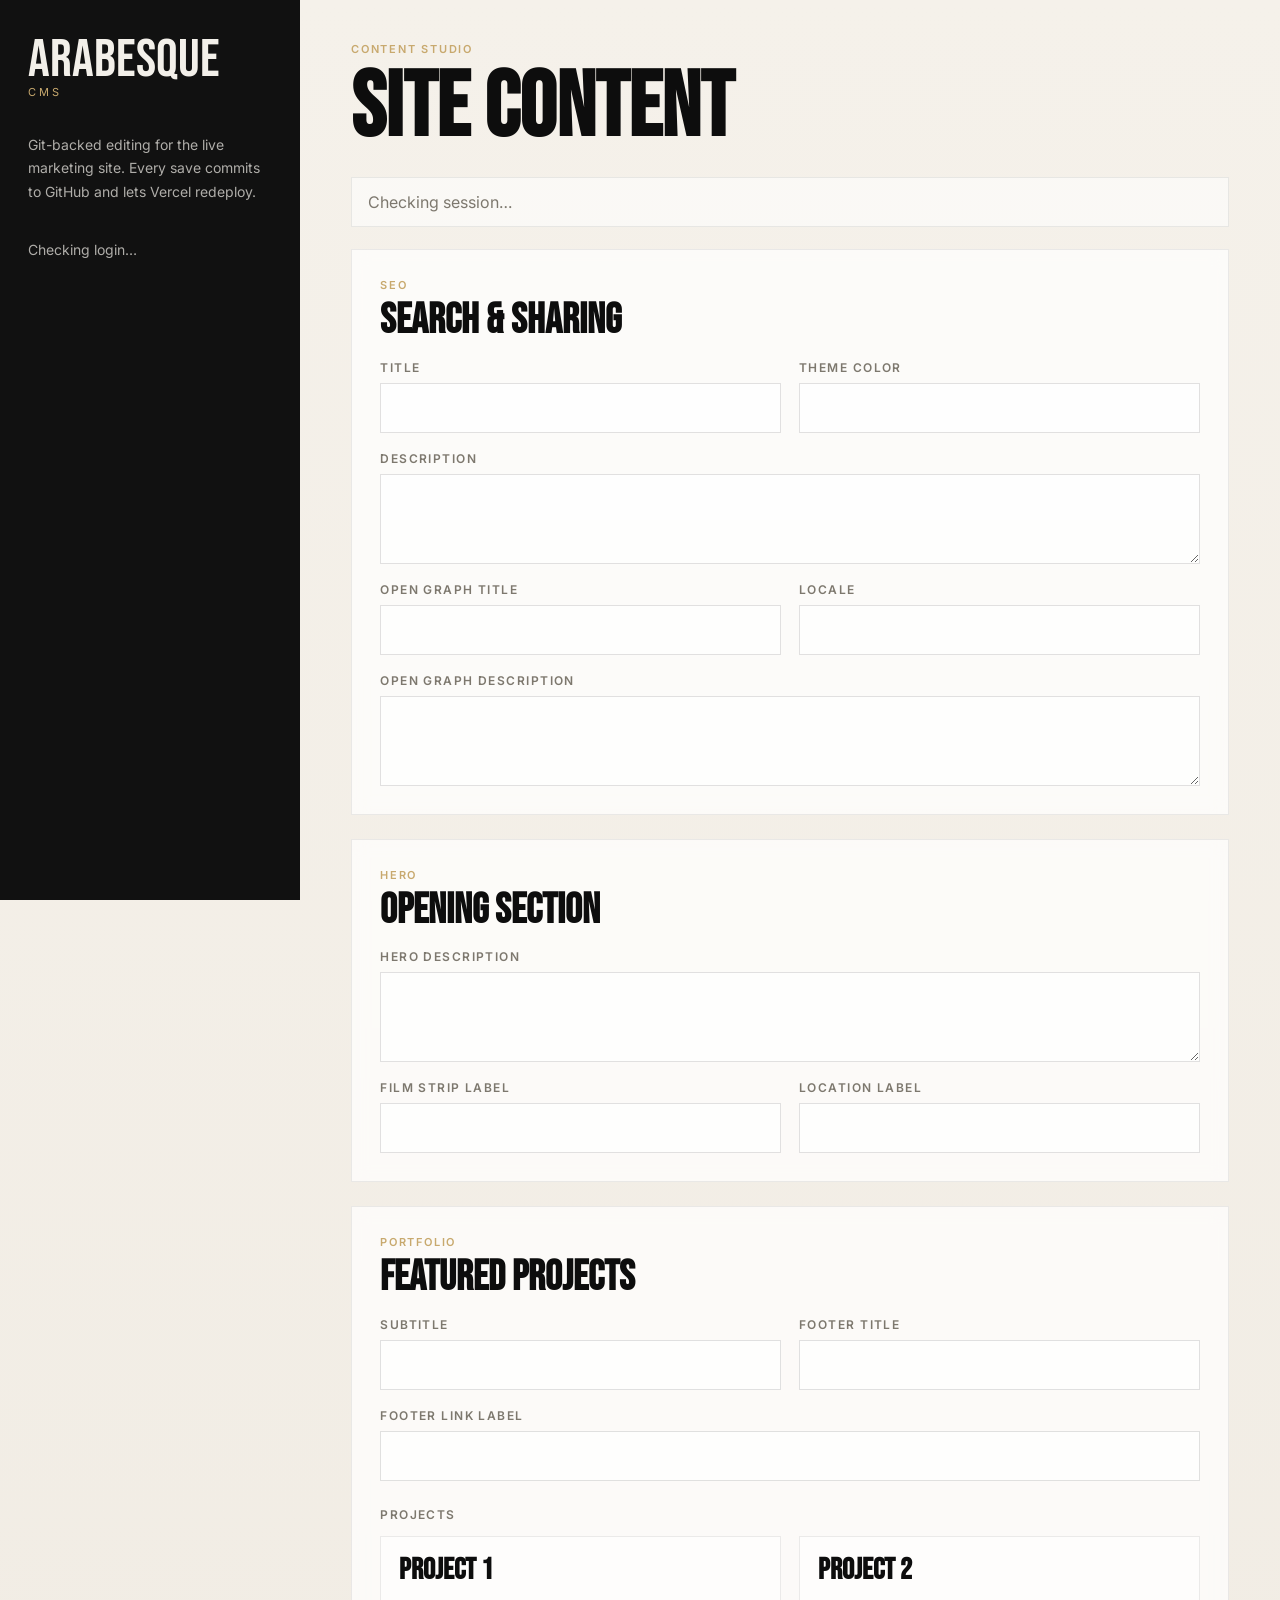
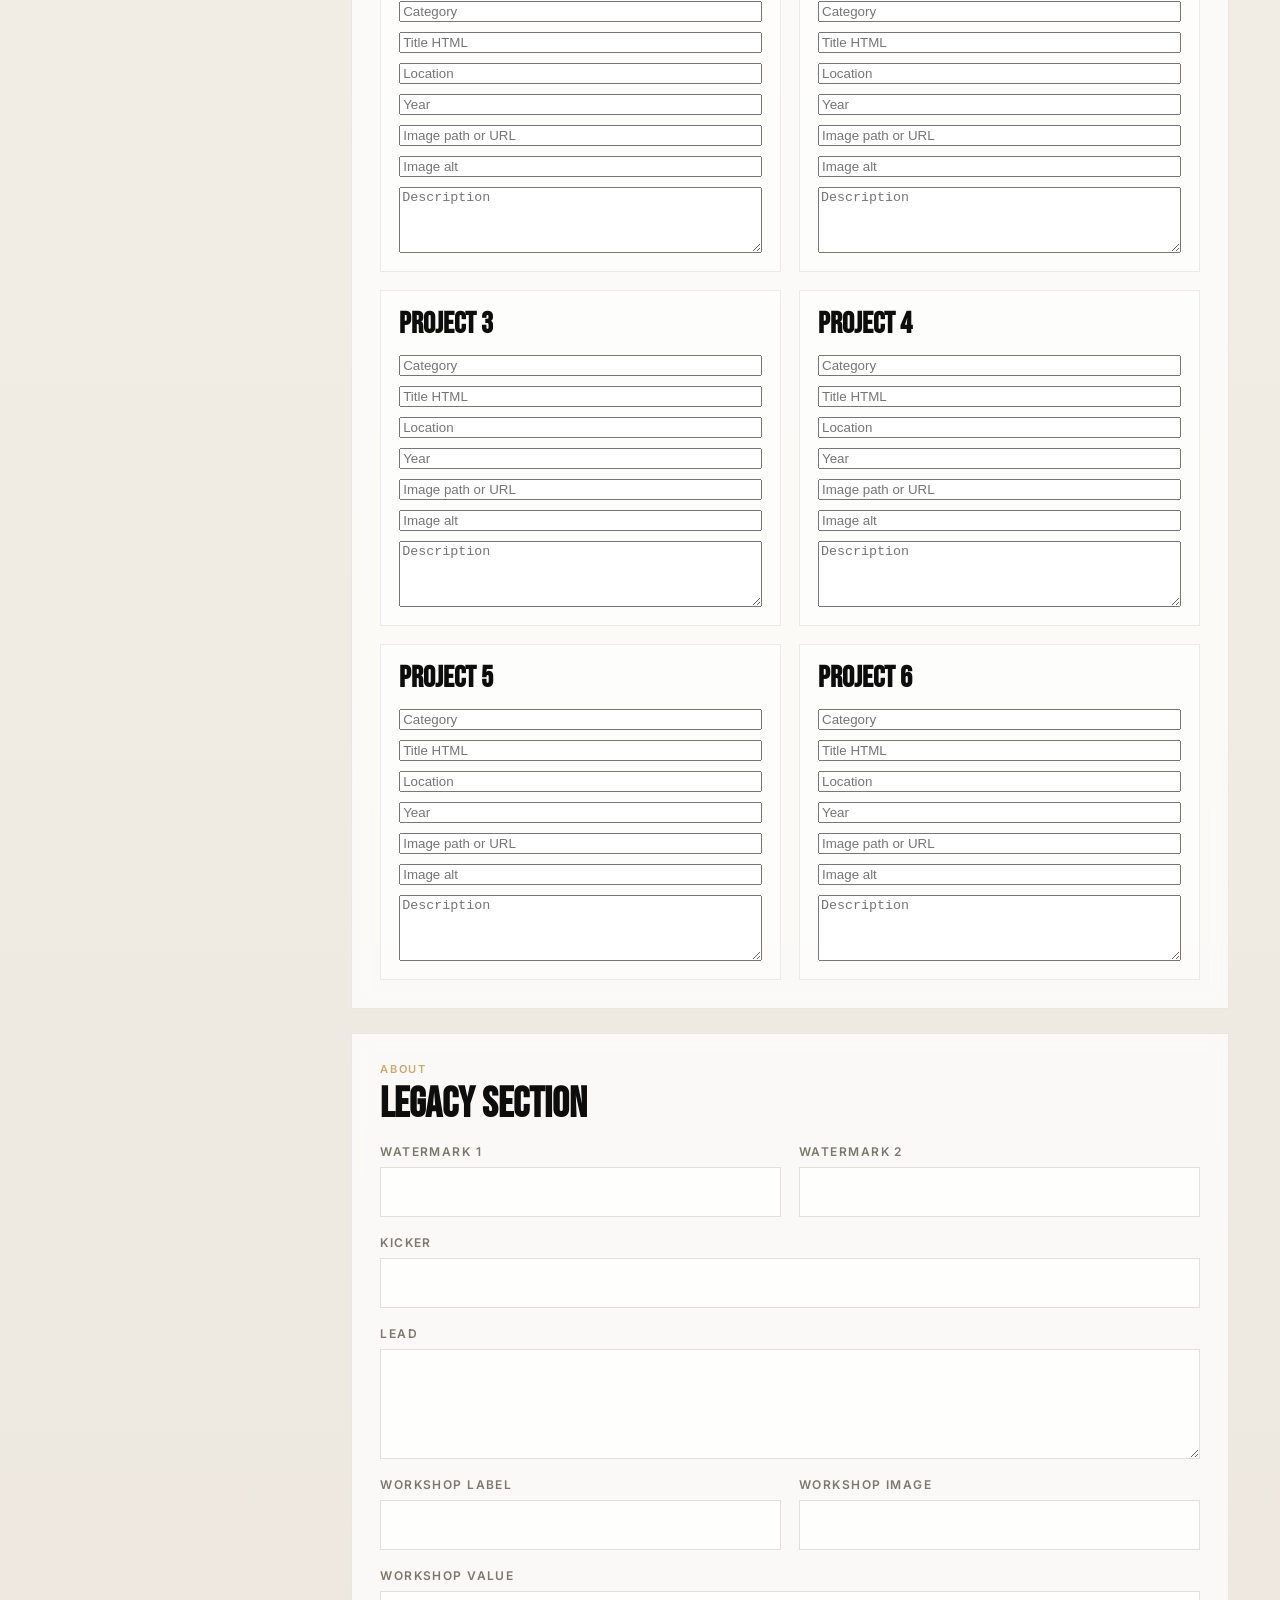
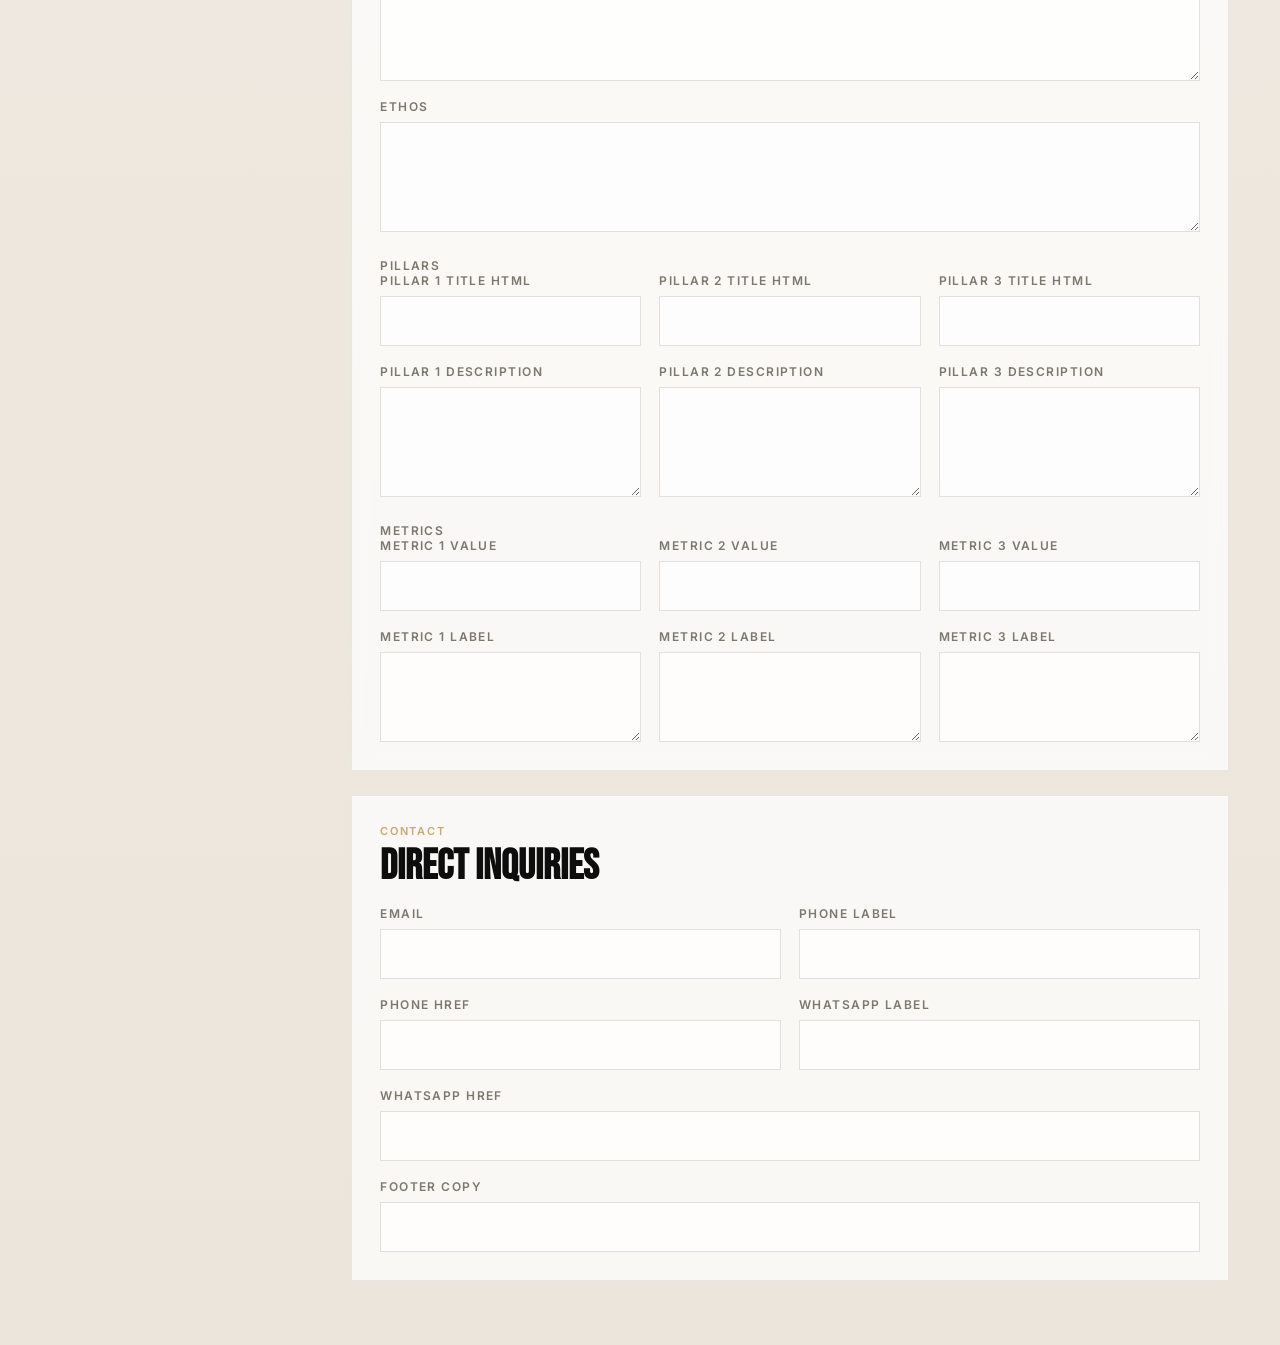
<file: admin/dashboard.html>
<!DOCTYPE html>
<html lang="en">
<head>
  <meta charset="UTF-8">
  <meta name="viewport" content="width=device-width, initial-scale=1.0">
  <title>Arabesque CMS Dashboard</title>
  <link rel="preconnect" href="https://fonts.googleapis.com">
  <link rel="preconnect" href="https://fonts.gstatic.com" crossorigin>
  <link href="https://fonts.googleapis.com/css2?family=Bebas+Neue&family=Inter:wght@400;500;600&family=Playfair+Display:ital@0;1&display=swap" rel="stylesheet">
  <link rel="stylesheet" href="style.css">
  <script src="app.js" defer></script>
</head>
<body>
  <main class="cms-shell">
    <aside class="cms-sidebar">
      <div class="cms-brand">
        <div class="cms-brand-main">ARABESQUE</div>
        <div class="cms-brand-sub">CMS</div>
      </div>
      <p class="cms-sidebar-copy">Git-backed editing for the live marketing site. Every save commits to GitHub and lets Vercel redeploy.</p>
      <div class="cms-session" id="cms-session">Checking login…</div>
      <a class="cms-logout" id="cms-logout" href="/api/auth/logout" hidden>Log Out</a>
    </aside>

    <section class="cms-main">
      <header class="cms-header">
        <div>
          <div class="cms-label">CONTENT STUDIO</div>
          <h1 class="cms-title">Site Content</h1>
        </div>
        <div class="cms-actions">
          <button class="cms-save" id="cms-save" type="button" hidden>Save Changes</button>
        </div>
      </header>

      <div class="cms-status" id="cms-status">Checking session…</div>

      <form class="cms-form" id="cms-form" hidden>
        <section class="cms-card">
          <div class="cms-card-header">
            <div class="cms-label">SEO</div>
            <h2 class="cms-card-title">Search & Sharing</h2>
          </div>
          <div class="cms-grid two">
            <label class="cms-field">
              <span>Title</span>
              <input data-path="seo.title" type="text">
            </label>
            <label class="cms-field">
              <span>Theme Color</span>
              <input data-path="seo.themeColor" type="text">
            </label>
            <label class="cms-field full">
              <span>Description</span>
              <textarea data-path="seo.description" rows="3"></textarea>
            </label>
            <label class="cms-field">
              <span>Open Graph Title</span>
              <input data-path="seo.ogTitle" type="text">
            </label>
            <label class="cms-field">
              <span>Locale</span>
              <input data-path="seo.locale" type="text">
            </label>
            <label class="cms-field full">
              <span>Open Graph Description</span>
              <textarea data-path="seo.ogDescription" rows="3"></textarea>
            </label>
          </div>
        </section>

        <section class="cms-card">
          <div class="cms-card-header">
            <div class="cms-label">Hero</div>
            <h2 class="cms-card-title">Opening Section</h2>
          </div>
          <div class="cms-grid two">
            <label class="cms-field full">
              <span>Hero Description</span>
              <textarea data-path="hero.description" rows="3"></textarea>
            </label>
            <label class="cms-field">
              <span>Film Strip Label</span>
              <input data-path="hero.filmStripLabel" type="text">
            </label>
            <label class="cms-field">
              <span>Location Label</span>
              <input data-path="hero.locationLabel" type="text">
            </label>
          </div>
        </section>

        <section class="cms-card">
          <div class="cms-card-header">
            <div class="cms-label">Portfolio</div>
            <h2 class="cms-card-title">Featured Projects</h2>
          </div>
          <div class="cms-grid two">
            <label class="cms-field">
              <span>Subtitle</span>
              <input data-path="portfolio.subtitle" type="text">
            </label>
            <label class="cms-field">
              <span>Footer Title</span>
              <input data-path="portfolio.footerTitle" type="text">
            </label>
            <label class="cms-field full">
              <span>Footer Link Label</span>
              <input data-path="portfolio.footerLinkLabel" type="text">
            </label>
          </div>

          <div class="cms-repeaters">
            <div class="cms-subtitle">Projects</div>
            <div class="cms-projects">
              <article class="cms-project">
                <h3>Project 1</h3>
                <input data-path="portfolio.projects.0.category" type="text" placeholder="Category">
                <input data-path="portfolio.projects.0.titleHtml" type="text" placeholder="Title HTML">
                <input data-path="portfolio.projects.0.location" type="text" placeholder="Location">
                <input data-path="portfolio.projects.0.year" type="text" placeholder="Year">
                <input data-path="portfolio.projects.0.image" type="text" placeholder="Image path or URL">
                <input data-path="portfolio.projects.0.imageAlt" type="text" placeholder="Image alt">
                <textarea data-path="portfolio.projects.0.description" rows="4" placeholder="Description"></textarea>
              </article>
              <article class="cms-project">
                <h3>Project 2</h3>
                <input data-path="portfolio.projects.1.category" type="text" placeholder="Category">
                <input data-path="portfolio.projects.1.titleHtml" type="text" placeholder="Title HTML">
                <input data-path="portfolio.projects.1.location" type="text" placeholder="Location">
                <input data-path="portfolio.projects.1.year" type="text" placeholder="Year">
                <input data-path="portfolio.projects.1.image" type="text" placeholder="Image path or URL">
                <input data-path="portfolio.projects.1.imageAlt" type="text" placeholder="Image alt">
                <textarea data-path="portfolio.projects.1.description" rows="4" placeholder="Description"></textarea>
              </article>
              <article class="cms-project">
                <h3>Project 3</h3>
                <input data-path="portfolio.projects.2.category" type="text" placeholder="Category">
                <input data-path="portfolio.projects.2.titleHtml" type="text" placeholder="Title HTML">
                <input data-path="portfolio.projects.2.location" type="text" placeholder="Location">
                <input data-path="portfolio.projects.2.year" type="text" placeholder="Year">
                <input data-path="portfolio.projects.2.image" type="text" placeholder="Image path or URL">
                <input data-path="portfolio.projects.2.imageAlt" type="text" placeholder="Image alt">
                <textarea data-path="portfolio.projects.2.description" rows="4" placeholder="Description"></textarea>
              </article>
              <article class="cms-project">
                <h3>Project 4</h3>
                <input data-path="portfolio.projects.3.category" type="text" placeholder="Category">
                <input data-path="portfolio.projects.3.titleHtml" type="text" placeholder="Title HTML">
                <input data-path="portfolio.projects.3.location" type="text" placeholder="Location">
                <input data-path="portfolio.projects.3.year" type="text" placeholder="Year">
                <input data-path="portfolio.projects.3.image" type="text" placeholder="Image path or URL">
                <input data-path="portfolio.projects.3.imageAlt" type="text" placeholder="Image alt">
                <textarea data-path="portfolio.projects.3.description" rows="4" placeholder="Description"></textarea>
              </article>
              <article class="cms-project">
                <h3>Project 5</h3>
                <input data-path="portfolio.projects.4.category" type="text" placeholder="Category">
                <input data-path="portfolio.projects.4.titleHtml" type="text" placeholder="Title HTML">
                <input data-path="portfolio.projects.4.location" type="text" placeholder="Location">
                <input data-path="portfolio.projects.4.year" type="text" placeholder="Year">
                <input data-path="portfolio.projects.4.image" type="text" placeholder="Image path or URL">
                <input data-path="portfolio.projects.4.imageAlt" type="text" placeholder="Image alt">
                <textarea data-path="portfolio.projects.4.description" rows="4" placeholder="Description"></textarea>
              </article>
              <article class="cms-project">
                <h3>Project 6</h3>
                <input data-path="portfolio.projects.5.category" type="text" placeholder="Category">
                <input data-path="portfolio.projects.5.titleHtml" type="text" placeholder="Title HTML">
                <input data-path="portfolio.projects.5.location" type="text" placeholder="Location">
                <input data-path="portfolio.projects.5.year" type="text" placeholder="Year">
                <input data-path="portfolio.projects.5.image" type="text" placeholder="Image path or URL">
                <input data-path="portfolio.projects.5.imageAlt" type="text" placeholder="Image alt">
                <textarea data-path="portfolio.projects.5.description" rows="4" placeholder="Description"></textarea>
              </article>
            </div>
          </div>
        </section>

        <section class="cms-card">
          <div class="cms-card-header">
            <div class="cms-label">About</div>
            <h2 class="cms-card-title">Legacy Section</h2>
          </div>
          <div class="cms-grid two">
            <label class="cms-field">
              <span>Watermark 1</span>
              <input data-path="about.watermarkPrimary" type="text">
            </label>
            <label class="cms-field">
              <span>Watermark 2</span>
              <input data-path="about.watermarkSecondary" type="text">
            </label>
            <label class="cms-field full">
              <span>Kicker</span>
              <input data-path="about.kicker" type="text">
            </label>
            <label class="cms-field full">
              <span>Lead</span>
              <textarea data-path="about.lead" rows="4"></textarea>
            </label>
            <label class="cms-field">
              <span>Workshop Label</span>
              <input data-path="about.workshopLabel" type="text">
            </label>
            <label class="cms-field">
              <span>Workshop Image</span>
              <input data-path="about.image" type="text">
            </label>
            <label class="cms-field full">
              <span>Workshop Value</span>
              <textarea data-path="about.workshopValue" rows="3"></textarea>
            </label>
            <label class="cms-field full">
              <span>Ethos</span>
              <textarea data-path="about.ethos" rows="4"></textarea>
            </label>
          </div>

          <div class="cms-repeaters">
            <div class="cms-subtitle">Pillars</div>
            <div class="cms-grid three">
              <label class="cms-field">
                <span>Pillar 1 Title HTML</span>
                <input data-path="about.pillars.0.titleHtml" type="text">
              </label>
              <label class="cms-field">
                <span>Pillar 2 Title HTML</span>
                <input data-path="about.pillars.1.titleHtml" type="text">
              </label>
              <label class="cms-field">
                <span>Pillar 3 Title HTML</span>
                <input data-path="about.pillars.2.titleHtml" type="text">
              </label>
              <label class="cms-field">
                <span>Pillar 1 Description</span>
                <textarea data-path="about.pillars.0.description" rows="4"></textarea>
              </label>
              <label class="cms-field">
                <span>Pillar 2 Description</span>
                <textarea data-path="about.pillars.1.description" rows="4"></textarea>
              </label>
              <label class="cms-field">
                <span>Pillar 3 Description</span>
                <textarea data-path="about.pillars.2.description" rows="4"></textarea>
              </label>
            </div>
          </div>

          <div class="cms-repeaters">
            <div class="cms-subtitle">Metrics</div>
            <div class="cms-grid three">
              <label class="cms-field">
                <span>Metric 1 Value</span>
                <input data-path="about.metrics.0.value" type="text">
              </label>
              <label class="cms-field">
                <span>Metric 2 Value</span>
                <input data-path="about.metrics.1.value" type="text">
              </label>
              <label class="cms-field">
                <span>Metric 3 Value</span>
                <input data-path="about.metrics.2.value" type="text">
              </label>
              <label class="cms-field">
                <span>Metric 1 Label</span>
                <textarea data-path="about.metrics.0.label" rows="3"></textarea>
              </label>
              <label class="cms-field">
                <span>Metric 2 Label</span>
                <textarea data-path="about.metrics.1.label" rows="3"></textarea>
              </label>
              <label class="cms-field">
                <span>Metric 3 Label</span>
                <textarea data-path="about.metrics.2.label" rows="3"></textarea>
              </label>
            </div>
          </div>
        </section>

        <section class="cms-card">
          <div class="cms-card-header">
            <div class="cms-label">Contact</div>
            <h2 class="cms-card-title">Direct Inquiries</h2>
          </div>
          <div class="cms-grid two">
            <label class="cms-field">
              <span>Email</span>
              <input data-path="contact.email" type="text">
            </label>
            <label class="cms-field">
              <span>Phone Label</span>
              <input data-path="contact.phone" type="text">
            </label>
            <label class="cms-field">
              <span>Phone Href</span>
              <input data-path="contact.phoneHref" type="text">
            </label>
            <label class="cms-field">
              <span>WhatsApp Label</span>
              <input data-path="contact.whatsappLabel" type="text">
            </label>
            <label class="cms-field full">
              <span>WhatsApp Href</span>
              <input data-path="contact.whatsappHref" type="text">
            </label>
            <label class="cms-field full">
              <span>Footer Copy</span>
              <input data-path="contact.footerCopy" type="text">
            </label>
          </div>
        </section>
      </form>
    </section>
  </main>
</body>
</html>
</file>
<file: admin/style.css>
:root {
  --color-cream: #f2efe9;
  --color-black: #0d0d0d;
  --color-brass: #c8a96e;
  --color-grey: #7d786e;
  --color-line: rgba(13, 13, 13, 0.08);
  --font-display: 'Bebas Neue', sans-serif;
  --font-serif: 'Playfair Display', serif;
  --font-body: 'Inter', sans-serif;
}

*,
*::before,
*::after {
  box-sizing: border-box;
}

body {
  margin: 0;
  background: linear-gradient(180deg, #f5f1ea 0%, #ebe5db 100%);
  color: var(--color-black);
  font-family: var(--font-body);
}

.cms-shell {
  min-height: 100vh;
  display: grid;
  grid-template-columns: 300px 1fr;
}

.cms-sidebar {
  background: #111111;
  color: #f2efe9;
  padding: 36px 28px;
  display: flex;
  flex-direction: column;
  gap: 20px;
  position: sticky;
  top: 0;
  height: 100vh;
}

.cms-brand-main {
  font-family: var(--font-display);
  font-size: 54px;
  line-height: 0.9;
}

.cms-brand-sub {
  letter-spacing: 0.28em;
  text-transform: uppercase;
  font-size: 11px;
  color: var(--color-brass);
}

.cms-sidebar-copy,
.cms-session {
  color: rgba(242, 239, 233, 0.7);
  line-height: 1.7;
  font-size: 14px;
}

.cms-logout {
  color: var(--color-brass);
  text-decoration: none;
  font-weight: 600;
}

.cms-main {
  padding: 42px 4vw 64px;
}

.cms-header {
  display: flex;
  justify-content: space-between;
  gap: 24px;
  align-items: end;
  margin-bottom: 26px;
}

.cms-label {
  font-size: 11px;
  letter-spacing: 0.16em;
  text-transform: uppercase;
  color: var(--color-brass);
  font-weight: 600;
}

.cms-title {
  margin: 12px 0 0;
  font-family: var(--font-display);
  font-size: clamp(48px, 8vw, 92px);
  line-height: 0.9;
}

.cms-actions {
  display: flex;
  gap: 12px;
  align-items: center;
}

.cms-login,
.cms-save {
  border: 0;
  border-radius: 999px;
  padding: 14px 24px;
  font-weight: 600;
  font-family: var(--font-body);
  text-decoration: none;
  cursor: pointer;
}

.cms-login {
  background: var(--color-black);
  color: var(--color-cream);
}

.cms-save {
  background: var(--color-brass);
  color: var(--color-black);
}

.cms-status {
  margin-bottom: 22px;
  padding: 14px 16px;
  border: 1px solid var(--color-line);
  background: rgba(255, 255, 255, 0.58);
  color: var(--color-grey);
}

.cms-login-panel {
  display: grid;
  place-items: start;
}

.cms-login-card {
  width: min(100%, 520px);
  background: rgba(255, 255, 255, 0.78);
  border: 1px solid rgba(13, 13, 13, 0.08);
  padding: 30px;
  backdrop-filter: blur(8px);
}

.cms-login-title {
  margin: 10px 0 12px;
  font-family: var(--font-display);
  font-size: 48px;
  line-height: 0.9;
}

.cms-login-copy {
  margin: 0 0 22px;
  color: var(--color-grey);
  line-height: 1.7;
}

.cms-login-form {
  display: grid;
  gap: 16px;
}

.cms-login-submit {
  margin-top: 4px;
  border: 0;
  border-radius: 999px;
  padding: 14px 22px;
  background: var(--color-black);
  color: var(--color-cream);
  font-family: var(--font-body);
  font-weight: 600;
  cursor: pointer;
}

.cms-form {
  display: grid;
  gap: 24px;
}

.cms-card {
  background: rgba(255, 255, 255, 0.72);
  border: 1px solid rgba(13, 13, 13, 0.08);
  padding: 28px;
  backdrop-filter: blur(8px);
}

.cms-card-header {
  margin-bottom: 20px;
}

.cms-card-title {
  margin: 10px 0 0;
  font-family: var(--font-display);
  font-size: 42px;
  line-height: 0.9;
}

.cms-grid {
  display: grid;
  gap: 18px;
}

.cms-grid.two {
  grid-template-columns: repeat(2, minmax(0, 1fr));
}

.cms-grid.three {
  grid-template-columns: repeat(3, minmax(0, 1fr));
}

.cms-field {
  display: grid;
  gap: 8px;
}

.cms-field.full {
  grid-column: 1 / -1;
}

.cms-field span,
.cms-subtitle {
  font-size: 12px;
  letter-spacing: 0.12em;
  text-transform: uppercase;
  color: var(--color-grey);
  font-weight: 600;
}

.cms-field input,
.cms-field textarea {
  width: 100%;
  border: 1px solid rgba(13, 13, 13, 0.12);
  background: rgba(255, 255, 255, 0.7);
  padding: 14px 16px;
  font: inherit;
  color: var(--color-black);
  resize: vertical;
}

.cms-repeaters {
  margin-top: 26px;
}

.cms-projects {
  display: grid;
  grid-template-columns: repeat(2, minmax(0, 1fr));
  gap: 18px;
  margin-top: 14px;
}

.cms-project {
  border: 1px solid rgba(13, 13, 13, 0.08);
  background: rgba(255, 255, 255, 0.52);
  padding: 18px;
  display: grid;
  gap: 10px;
}

.cms-project h3 {
  margin: 0 0 6px;
  font-family: var(--font-display);
  font-size: 30px;
  line-height: 1;
}

@media (max-width: 1100px) {
  .cms-shell {
    grid-template-columns: 1fr;
  }

  .cms-sidebar {
    position: static;
    height: auto;
  }

  .cms-grid.three,
  .cms-projects,
  .cms-grid.two {
    grid-template-columns: 1fr;
  }

  .cms-header {
    flex-direction: column;
    align-items: flex-start;
  }
}
</file>
